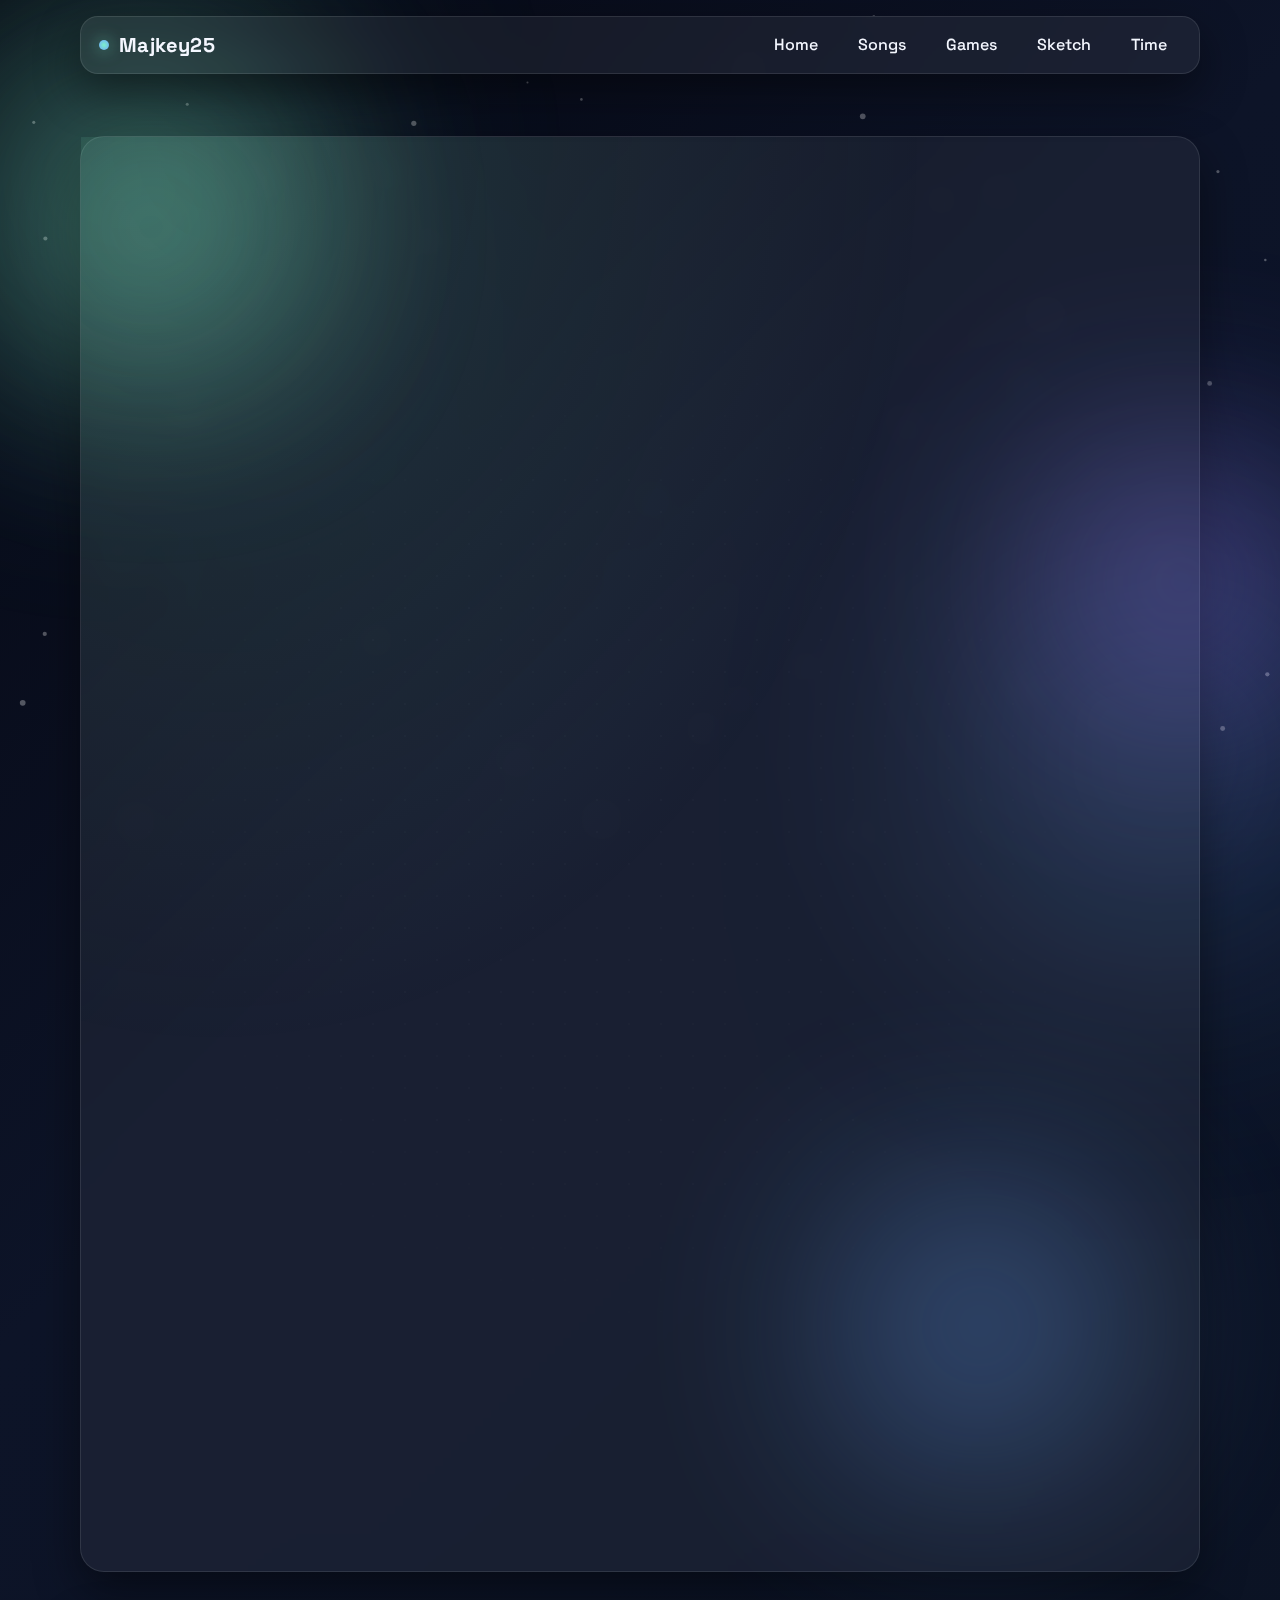
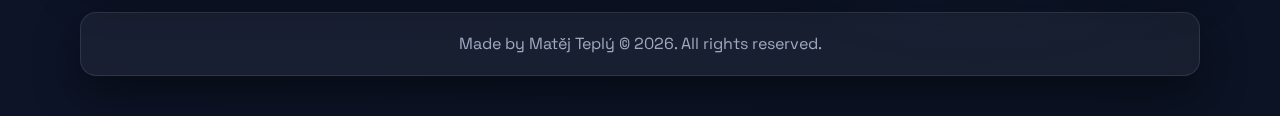
<file: index.html>
<!DOCTYPE html>
<html lang="en">
<head>
  <meta charset="UTF-8">
  <meta name="viewport" content="width=device-width, initial-scale=1.0">
  <title>Majkey25 & Musician &amp; Developer</title>
  <link rel="stylesheet" href="styles.css">
  <link rel="icon" href="media/icon.svg" type="image/svg+xml">
</head>
<body>
  <nav>
    <div class="nav-bar">
      <a class="title"
         href="https://github.com/Majkey25"
         target="_blank"
         rel="noopener noreferrer">Majkey25</a>
      <button id="menu-toggle"
              aria-label="Toggle menu"
              aria-expanded="false">
        <span class="menu-lines"></span>
      </button>
      <ul class="nav-links">
        <li><a href="index.html">Home</a></li>
        <li><a href="songs.html">Songs</a></li>
        <li><a href="games.html">Games</a></li>
        <li><a href="sketch.html">Sketch</a></li>
        <li><a href="time.html">Time</a></li>
      </ul>
    </div>
  </nav>

  <main class="container page-shell">
    <div class="orb orb-1"></div>
    <div class="orb orb-2"></div>
    <div class="orb orb-3"></div>
    <div class="grid-overlay"></div>

    <section class="hero-grid">
      <section class="hero panel reveal" data-reveal>
        <p class="eyebrow">Musician & Developer</p>
        <h1>Mat&#283;j Tepl&#xfd;</h1>
        <p class="lede">
          Playful, lasting experiences through music and clean code.
        </p>
        <div class="badge-row">
          <span class="badge">Drums</span>
          <span class="badge">Guitar</span>
          <span class="badge">Saxophone</span>
          <span class="badge">Voice</span>
        </div>
        <div class="hero-actions">
          <a class="button primary"
             href="https://github.com/Majkey25"
             target="_blank"
             rel="noopener noreferrer">View GitHub</a>
          <a class="button ghost"
             href="https://www.linkedin.com/in/mat%C4%9Bj-tepl%C3%BD-64b46125b/"
             target="_blank"
             rel="noopener noreferrer">Connect</a>
        </div>
      </section>

      <section class="panel accent-card reveal" data-reveal>
        <h2>Now</h2>
        <ul class="now-list">
          <li>Building joyful web micro-interactions</li>
          <li>Exploring sound + visuals for the web</li>
          <li>Always learning something new</li>
        </ul>
        <div class="pulse-row">
          <span class="pulse-dot"></span>
          <span>Available for collaborations</span>
        </div>
      </section>
    </section>

    <section class="panel social-panel reveal" data-reveal>
      <h2>Stay Connected</h2>
      <div class="social-links">
        <a class="social-button"
           href="https://github.com/Majkey25"
           target="_blank"
           rel="noopener noreferrer">
          <svg class="icon" viewBox="0 0 24 24" aria-hidden="true">
            <path
              d="M12 .5C5.65.5.5 5.65.5 12
c0 5.08 3.29 9.39 7.86 10.91
.58.11.79-.25.79-.56v-2.06
c-3.2.7-3.87-1.54-3.87-1.54
-.53-1.34-1.28-1.7-1.28-1.7
-1.05-.72.08-.71.08-.71
1.16.08 1.77 1.19 1.77 1.19
1.03 1.77 2.7 1.26 3.36.96
.1-.75.4-1.26.73-1.55
-2.55-.29-5.23-1.28-5.23-5.71
0-1.26.45-2.29 1.19-3.1
-.12-.29-.52-1.46.11-3.05
0 0 .97-.31 3.18 1.18
a11.1 11.1 0 0 1 2.9-.39
c.98 0 1.97.13 2.9.39
2.2-1.5 3.17-1.18 3.17-1.18
.63 1.59.23 2.76.11 3.05
.74.81 1.19 1.84 1.19 3.1
0 4.44-2.69 5.41-5.25 5.7
.41.36.78 1.08.78 2.18v3.24
c0 .31.21.68.8.56A10.52 10.52 0 0 0 23.5 12
C23.5 5.65 18.35.5 12 .5Z"
            />
          </svg>
          <span>GitHub</span>
        </a>
        <a class="social-button"
           href="https://www.linkedin.com/in/mat%C4%9Bj-tepl%C3%BD-64b46125b/"
           target="_blank"
           rel="noopener noreferrer">
          <svg class="icon" viewBox="0 0 24 24" aria-hidden="true">
            <path
              d="M20.447 20.452H17.22v-5.569c0-1.328-.025-3.037-1.852-3.037
-1.853 0-2.136 1.446-2.136 2.939v5.667H9.004V9h3.113v1.561h.045
c.433-.82 1.491-1.688 3.065-1.688 3.282 0 3.889 2.162 3.889 4.972v6.607z
M5.337 7.433a1.802 1.802 0 1 1 0-3.604 1.802 1.802 0 0 1 0 3.604zm1.771 13.019
H3.561V9h3.547v11.452zM22.225 0H1.771C.792 0 0 .774 0 1.729v20.542
C0 23.226.792 24 1.771 24h20.451C23.2 24 24 23.226 24 22.271V1.729
C24 .774 23.2 0 22.222 0h.003z"
            />
          </svg>
          <span>LinkedIn</span>
        </a>
        <a class="social-button"
           href="https://www.instagram.com/_majkey_/"
           target="_blank"
           rel="noopener noreferrer">
          <svg class="icon" viewBox="0 0 24 24" aria-hidden="true">
            <path
              d="M7.5 2h9A5.5 5.5 0 0 1 22 7.5v9a5.5 5.5 0 0 1-5.5 5.5h-9
A5.5 5.5 0 0 1 2 16.5v-9A5.5 5.5 0 0 1 7.5 2zm0 2A3.5 3.5 0 0 0 4 7.5v9
A3.5 3.5 0 0 0 7.5 20h9a3.5 3.5 0 0 0 3.5-3.5v-9A3.5 3.5 0 0 0 16.5 4h-9z
m12.75 1.5a1 1 0 1 1-2 0 1 1 0 0 1 2 0zM12 7a5 5 0 1 1 0 10 5 5 0 0 1 0-10zm0 2
a3 3 0 1 0 0 6 3 3 0 0 0 0-6z"
            />
          </svg>
          <span>Instagram</span>
        </a>
      </div>
    </section>

    <section class="panel quote-section reveal" data-reveal>
      <div class="quote-content">
        <p id="quote-text" data-typewriter></p>
        <a id="quote-button" class="press-button" href="#">Inspire me</a>
      </div>
    </section>

    <section class="panel projects reveal" data-reveal>
      <div class="projects-header">
        <h2>Projects</h2>
        <span class="projects-chip">Latest builds</span>
      </div>
      <div class="projects-grid">
        <article class="project-card">
          <div class="project-top">
            <span class="pill">Utility</span>
            <span class="spark"></span>
          </div>
          <h3>DownloadGithubDir</h3>
          <p class="project-meta">
            Grab a GitHub folder without cloning the whole repo.
          </p>
          <a class="project-link"
             href="https://majkey25.github.io/DownloadGithubDir/"
             target="_blank">Open project</a>
        </article>

        <article class="project-card">
          <div class="project-top">
            <span class="pill">Portfolio</span>
            <span class="spark"></span>
          </div>
          <h3>art_by_justyna</h3>
          <p class="project-meta">
            A simple gallery space for artwork on the web.
          </p>
          <a class="project-link"
             href="https://majkey25.github.io/art_by_justyna/"
             target="_blank">Open project</a>
        </article>

        <article class="project-card">
          <div class="project-top">
            <span class="pill">Calm</span>
            <span class="spark"></span>
          </div>
          <h3>Exhalace</h3>
          <p class="project-meta">
            A small breathing-friendly web experiment.
          </p>
          <a class="project-link"
             href="https://majkey25.github.io/exhalace/"
             target="_blank">Open project</a>
        </article>

        <article class="project-card">
          <div class="project-top">
            <span class="pill">Play</span>
            <span class="spark"></span>
          </div>
          <h3>Spin_the_wheel</h3>
          <p class="project-meta">
            Lightweight random picker wheel for quick decisions.
          </p>
          <a class="project-link"
             href="https://majkey25.github.io/wheel/"
             target="_blank">Open project</a>
        </article>

        <article class="project-card">
          <div class="project-top">
            <span class="pill">Tool</span>
            <span class="spark"></span>
          </div>
          <h3>QRcode_generator</h3>
          <p class="project-meta">
            Create QR codes in the browser with no fuss.
          </p>
          <a class="project-link"
             href="https://majkey25.github.io/qrcode_generator/"
             target="_blank">Open project</a>
        </article>

        <article class="project-card">
          <div class="project-top">
            <span class="pill">Utility</span>
            <span class="spark"></span>
          </div>
          <h3>Multi-purpose Calculator</h3>
          <p class="project-meta">
            Quick calculations and converters in one place.
          </p>
          <a class="project-link"
             href="https://majkey25.github.io/calculator/"
             target="_blank">Open project</a>
        </article>

        <article class="project-card">
          <div class="project-top">
            <span class="pill">Desktop</span>
            <span class="spark"></span>
          </div>
          <h3>Youtube mp3 downloader</h3>
          <p class="project-meta">
            A straightforward helper to save audio from YouTube.
          </p>
          <a class="project-link"
             href="https://github.com/Majkey25/youtube_downloader"
             target="_blank">View source</a>
        </article>

        <article class="project-card">
          <div class="project-top">
            <span class="pill">Audio</span>
            <span class="spark"></span>
          </div>
          <h3>Music Analyzer</h3>
          <p class="project-meta">
            Exploring music insights with a lightweight analyzer.
          </p>
          <a class="project-link"
             href="https://github.com/StudentTraineeCenter/music-analyzer"
             target="_blank">View source</a>
        </article>
      </div>
      <p class="projects-more">More drops on the way</p>
    </section>
  </main>

  <footer>
    <p>Made by Mat&#283;j Tepl&#xfd; &copy; <span id="year"></span>. All rights reserved.</p>
  </footer>

    <script src="config.js"></script>
    <script src="menu.js"></script>
    <script src="particles.js"></script>
    <script src="reveal.js"></script>
    <script src="typewriter.js"></script>
    <script src="quote.js"></script>
    <script src="confetti.js"></script>
    <script>
      document.getElementById('year').textContent = new Date().getFullYear();
    </script>
  </body>
</html>
</file>
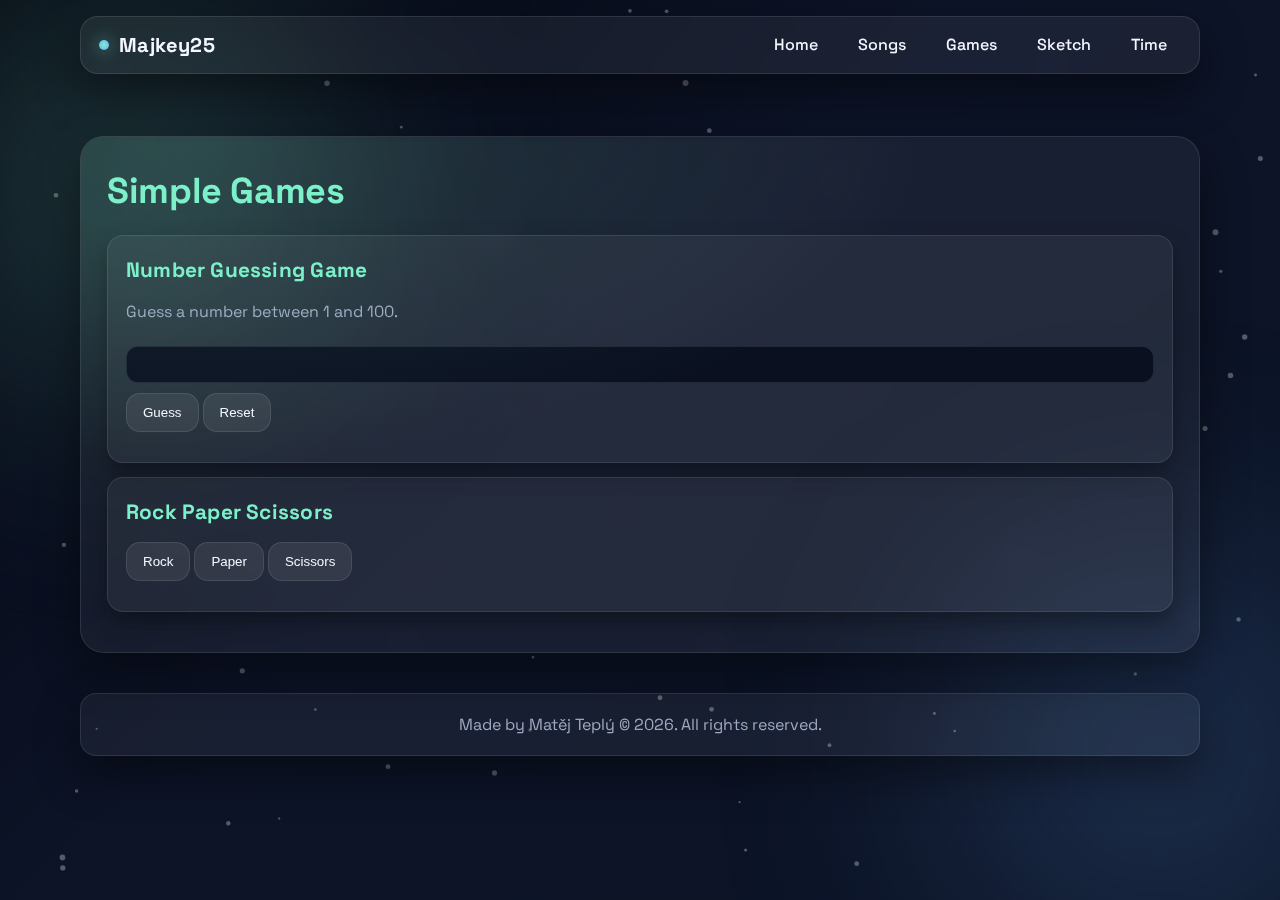
<file: games.html>
<!DOCTYPE html>
<html lang="en">
<head>
  <meta charset="UTF-8">
  <meta name="viewport" content="width=device-width, initial-scale=1.0">
  <title>Games</title>
  <link rel="stylesheet" href="styles.css">
  <link rel="icon" href="media/icon.svg" type="image/svg+xml">
</head>
<body>
  <nav>
    <div class="nav-bar">
      <a class="title"
         href="https://github.com/Majkey25"
         target="_blank"
         rel="noopener noreferrer">Majkey25</a>
      <button id="menu-toggle"
              aria-label="Toggle menu"
              aria-expanded="false">
        <span class="menu-lines"></span>
      </button>
      <ul class="nav-links">
        <li><a href="index.html">Home</a></li>
        <li><a href="songs.html">Songs</a></li>
        <li><a href="games.html">Games</a></li>
        <li><a href="sketch.html">Sketch</a></li>
        <li><a href="time.html">Time</a></li>
      </ul>
    </div>
  </nav>

  <main class="container">
    <h1>Simple Games</h1>

    <div class="game">
      <h2>Number Guessing Game</h2>
      <p>Guess a number between 1 and 100.</p>
      <input type="number" id="guess-input">
      <button onclick="checkGuess()">Guess</button>
      <button onclick="resetGuess()">Reset</button>
      <p id="guess-result"></p>
    </div>

    <div class="game">
      <h2>Rock Paper Scissors</h2>
      <button onclick="playRound('rock')">Rock</button>
      <button onclick="playRound('paper')">Paper</button>
      <button onclick="playRound('scissors')">Scissors</button>
      <p id="rps-result"></p>
    </div>
  </main>

  <footer>
    <p>Made by Mat&#283;j Tepl&#xfd; &copy; <span id="year"></span>. All rights reserved.</p>
  </footer>

  <script src="menu.js"></script>
  <script src="particles.js"></script>
  <script>
    document.getElementById('year').textContent = new Date().getFullYear();

    let targetNumber = Math.floor(Math.random() * 100) + 1;

    function checkGuess() {
      const guessValue = Number(document.getElementById('guess-input').value);
      const resultElement = document.getElementById('guess-result');
      if (guessValue === targetNumber) {
        resultElement.textContent = 'Correct!';
      } else if (guessValue > targetNumber) {
        resultElement.textContent = 'Too high.';
      } else {
        resultElement.textContent = 'Too low.';
      }
    }

    function resetGuess() {
      targetNumber = Math.floor(Math.random() * 100) + 1;
      document.getElementById('guess-result').textContent = '';
      document.getElementById('guess-input').value = '';
    }

    const choices = ['rock', 'paper', 'scissors'];

    function playRound(playerChoice) {
      const computerChoice = choices[Math.floor(Math.random() * 3)];
      let outcome = '';
      if (playerChoice === computerChoice) {
        outcome = 'Draw.';
      } else if (
        (playerChoice === 'rock' && computerChoice === 'scissors') ||
        (playerChoice === 'paper' && computerChoice === 'rock') ||
        (playerChoice === 'scissors' && computerChoice === 'paper')
      ) {
        outcome = 'You win!';
      } else {
        outcome = 'You lose.';
      }
      document.getElementById('rps-result').textContent =
        `Computer chose ${computerChoice}. ${outcome}`;
    }
  </script>
</body>
</html>
</file>
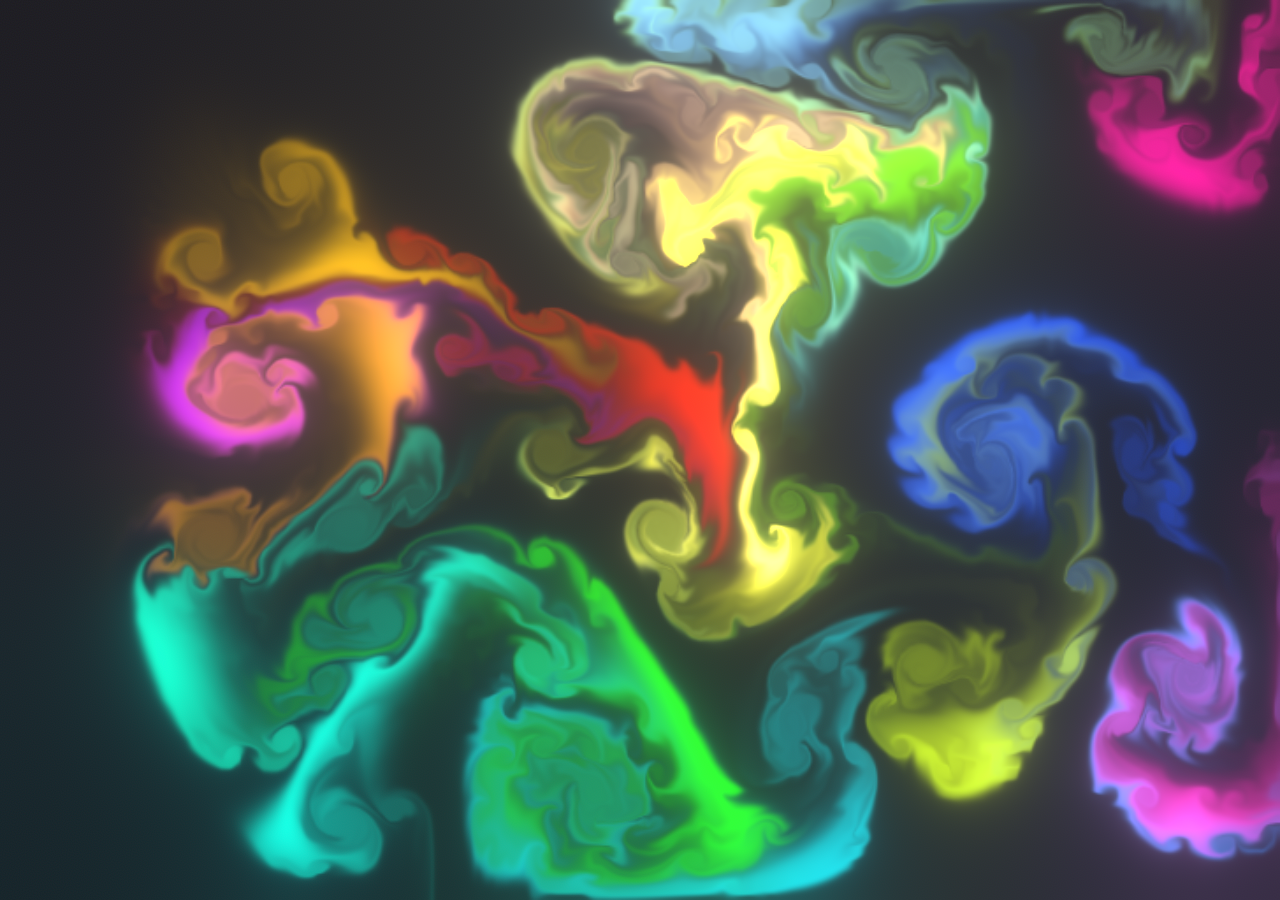
<file: particles.html>
<!DOCTYPE html>
<html lang="en-US">
<head>

  <!-- Required meta tags -->
  <meta charset="utf-8">
  <meta name="viewport" content="width=device-width, initial-scale=1, shrink-to-fit=no">
  <title>ShowRoom</title>
  <link rel="icon" href="icon-512x512.png" type="image/png">
  <link rel="stylesheet" href="styles.css">

  <script>
    window.ga = window.ga || function() {
      (ga.q = ga.q || []).push(arguments)
      
    };
    ga.l = +new Date;
    ga('create', 'UA-105392568-1', 'auto');
    ga('send', 'pageview');
  </script>
<style>
    /*---------------------------------------------------------------------
                        Mouse cursor
-----------------------------------------------------------------------*/
.theBall,
.theBall-outer {
  width: 20px;
  height: 20px;
}
.theBall-outer {
  position: fixed;
  top: -20px;
  left: -20px;
  z-index: 9999999999999999999;
  pointer-events: none !important;
}
.theBall {
  position: absolute;
  background-color: rgba(255, 114, 114, 0.8);
  border-radius: 50%;
  -webkit-transition: transform 0.2s cubic-bezier(0.175, 0.885, 0.32, 1.275);
  -moz-transition: transform 0.2s cubic-bezier(0.175, 0.885, 0.32, 1.275);
  -ms-transition: transform 0.2s cubic-bezier(0.175, 0.885, 0.32, 1.275);
  -o-transition: transform 0.2s cubic-bezier(0.175, 0.885, 0.32, 1.275);
  transition: transform 0.2s cubic-bezier(0.175, 0.885, 0.32, 1.275);
  transform-origin: center center;
}
.zooming.theBall {
  background-color: #ff7272;
  -webkit-transform: scale(2);
  -moz-transform: scale(2);
  -ms-transform: scale(2);
  -o-transform: scale(2);
  transform: scale(2);
}

/*---------------------------------------------------------------------
                        Mouse Effect
-----------------------------------------------------------------------*/
.mouse-move {
  position: absolute;
  bottom: -130px;
  left: 50%;
  width: 65px;
  margin-left: -50px;
}
.mouse-move a {
  letter-spacing: 2px;
  font-size: 12px;
  text-transform: uppercase;
  height: 65px;
  width: 65px;
  line-height: 65px;
  display: inline-block;
  border-radius: 900px;
  text-align: center;
}
.mouse-move .boom::before,
.mouse-move .boom::after {
  position: absolute;
  top: 0;
  bottom: 0;
  left: 0;
  right: 0;
}
.mouse-move .boom::before,
.mouse-move .boom::after {
  content: "";
  z-index: -1;
  margin: 0;
  border-radius: 900px;
  box-shadow: inset 0 0 0 2px;
  animation: clipMe 8s linear infinite;
}
.mouse-move .boom::before {
  animation-delay: -4s;
}
@keyframes clipMe {
  0%,
  100% {
    clip: rect(0px, 220px, 2px, 0px);
  }
  25% {
    clip: rect(0px, 2px, 220px, 0px);
  }
  50% {
    clip: rect(218px, 220px, 220px, 0px);
  }
  75% {
    clip: rect(0px, 220px, 220px, 218px);
  }
}
.banner_canvas {
  position: fixed;
  top: 0;
  left: 0;
  height: 100%;
  width: 100%;
}
</style>
</head>
<script src="par.js"></script>

<body>
    <button class="back-button" onclick="window.location.href='index.html'">Back</button>
  
  <div class="theBall-outer">
    <div class="theBall"></div>
  </div>
  <div id="page" class="site">
    <canvas class="banner_canvas" id="canvas_banner"></canvas>

    <div class="top-title wow fadeInUp" onmousemove="color_hover(event)">
      <div class="row">
        <div class="col-lg-6">
        </div>
        <div class="col-lg-6">
        </div>
      </div>
    </div>
  </div>

</body>
</html>
</file>
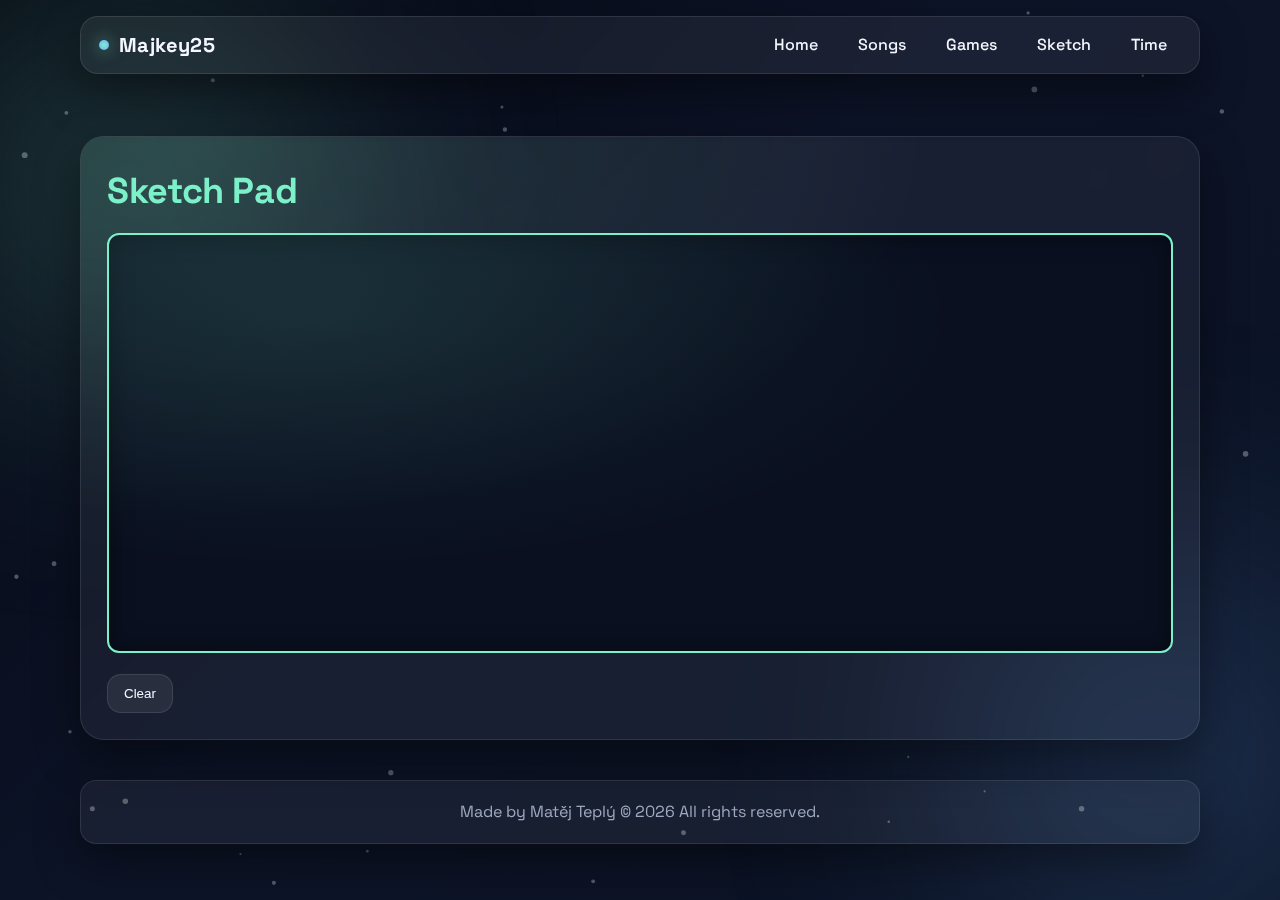
<file: sketch.html>
<!DOCTYPE html>
<html lang="en">
<head>
  <meta charset="UTF-8">
  <meta name="viewport" content="width=device-width, initial-scale=1.0">
  <title>Sketch</title>
  <link rel="stylesheet" href="styles.css">
  <link rel="icon" href="media/icon-512x512.png" type="image/png">
</head>
<body>
  <nav>
    <div class="nav-bar">
      <a class="title"
         href="https://github.com/Majkey25"
         target="_blank"
         rel="noopener noreferrer">Majkey25</a>
      <button id="menu-toggle" aria-label="Menu">☰</button>
      <ul class="nav-links">
        <li><a href="index.html">Home</a></li>
        <li><a href="songs.html">Songs</a></li>
        <li><a href="games.html">Games</a></li>
        <li><a href="sketch.html">Sketch</a></li>
        <li><a href="time.html">Time</a></li>
      </ul>
    </div>
  </nav>

  <main class="container">
    <h1>Sketch Pad</h1>
    <canvas id="sketch-canvas"></canvas>
    <div class="sketch-controls">
      <button id="clear-canvas">Clear</button>
    </div>
  </main>

  <footer>
    <p>Made by Matěj Teplý © <span id="year"></span> All rights reserved.</p>
  </footer>

  <script src="menu.js"></script>
  <script src="particles.js"></script>
  <script src="config.js"></script>
  <script src="sketch.js"></script>
  <script>
    document.getElementById('year').textContent = new Date().getFullYear();
  </script>
</body>
</html>
</file>
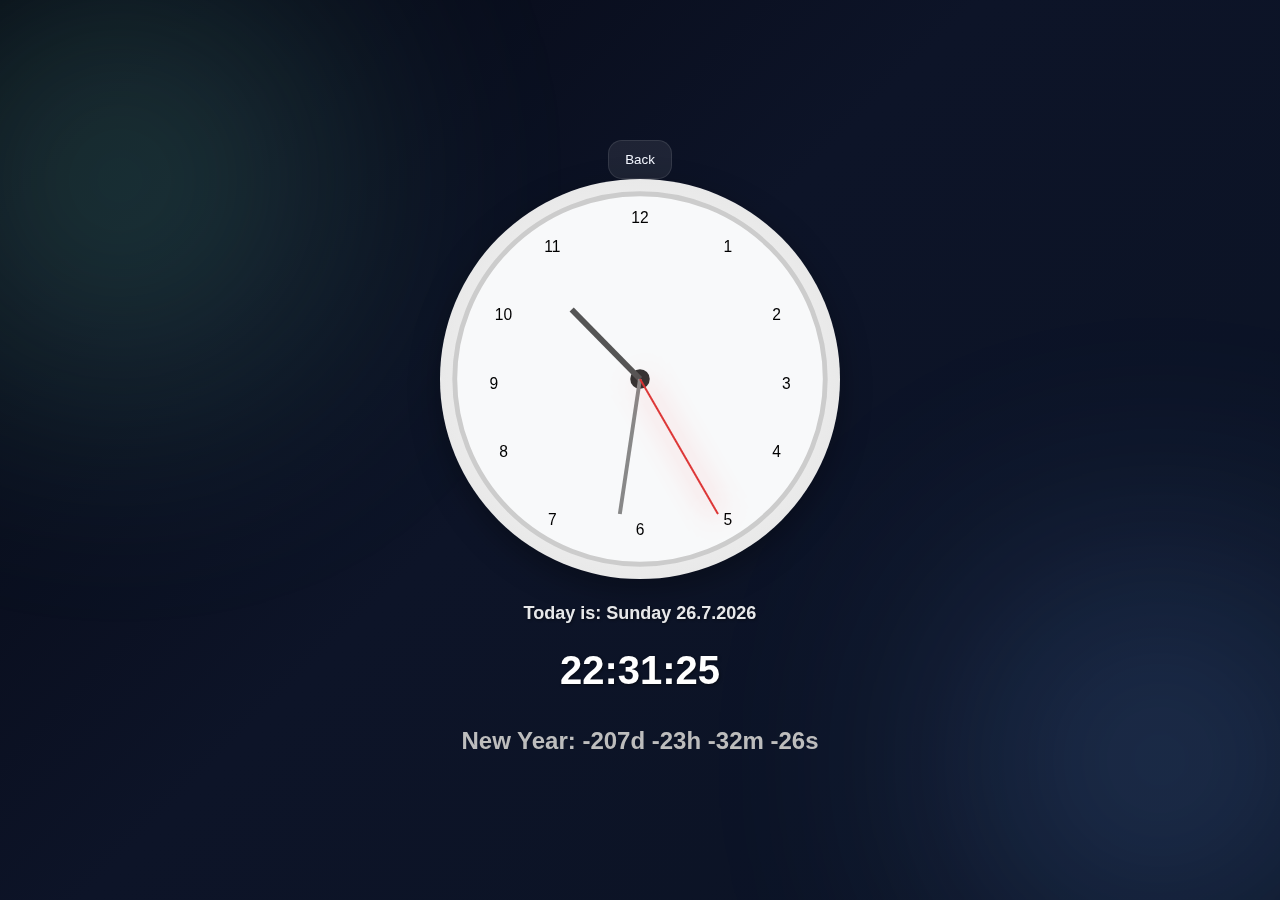
<file: time.html>
<!doctype html>
<html lang="en">
<head>
  <meta charset="utf-8">
  <meta name="viewport" content="width=device-width, initial-scale=1, shrink-to-fit=no">
  <title>Time</title>
  <link rel="stylesheet" href="styles.css">
  <link rel="icon" href="media/icon-512x512.png" type="image/png">
  
  <style>
    body {
      margin: 0;
      padding: 0;
      display: flex;
      flex-direction: column;
      justify-content: center;
      align-items: center;
      height: 100vh;
      font-family: 'Arial', sans-serif;
      color: white;
      text-align: center;
      background-color: #111; /* Default background */
    }

      @keyframes glow {
      0% { box-shadow: 0 0 15px #ff0000, 0 0 30px #ff0000; }
      25% { box-shadow: 0 0 15px #00ff00, 0 0 30px #00ff00; }
      50% { box-shadow: 0 0 15px #0000ff, 0 0 30px #0000ff; }
      75% { box-shadow: 0 0 15px #ffff00, 0 0 30px #ffff00; }
      100% { box-shadow: 0 0 15px #ff0000, 0 0 30px #ff0000; }
    }

    @keyframes textGlow {
      0% { fill: #ff0000; }
      25% { fill: #00ff00; }
      50% { fill: #0000ff; }
      75% { fill: #ffff00; }
      100% { fill: #ff0000; }
    }
    #clock {
      width: 400px;
      height: 400px;
      filter: drop-shadow(0 10px 15px rgba(0, 0, 0, 0.3));
      background: radial-gradient(circle, #ffffff, #e0e0e0);
      border-radius: 50%;
      padding: 5px;
      transition: background 0.5s ease;
      animation: glow 35s infinite; /* Glowing effect for clock border */
    }

    #clock image {
      transform-origin: 200px 200px;
    }

    span {
      margin-top: 20px;
      font-size: 20px;
      font-weight: bold;
      text-shadow: 1px 1px 3px rgba(0, 0, 0, 0.5);
    }

    #time {
      font-size: 40px;
      font-weight: 700;
      margin-top: 10px;
      font-family: 'Digital-7', sans-serif;
      transition: color 0.3s ease;
    }

    #today {
      font-size: 18px;
      opacity: 0.9;
    }

    .countdown {
      font-size: 24px;
      margin-top: 20px;
      font-weight: bold;
      color: #bdbdbd;
    }

    #digitalClock {
      font-size: 24px;
      font-weight: bold;
      margin-top: 20px;
    }

    #clockHands {
      filter: drop-shadow(0 0 8px rgba(0, 0, 0, 0.5)); /* Add clock hand shadows */
      transition: transform 0.5s ease; /* Smooth clock hand transition */
    }

    #secondHand {
      filter: drop-shadow(0 0 15px rgba(255, 0, 0, 0.8)); /* Neon effect for second hand */
    }
    .theBall,
.theBall-outer {
  width: 20px;
  height: 20px;
}
.theBall-outer {
  position: fixed;
  top: -20px;
  left: -20px;
  z-index: 9999999999999999999;
  pointer-events: none !important;
}
.theBall {
  position: absolute;
  background-color: rgba(255, 114, 114, 0.8);
  border-radius: 50%;
  -webkit-transition: transform 0.2s cubic-bezier(0.175, 0.885, 0.32, 1.275);
  -moz-transition: transform 0.2s cubic-bezier(0.175, 0.885, 0.32, 1.275);
  -ms-transition: transform 0.2s cubic-bezier(0.175, 0.885, 0.32, 1.275);
  -o-transition: transform 0.2s cubic-bezier(0.175, 0.885, 0.32, 1.275);
  transition: transform 0.2s cubic-bezier(0.175, 0.885, 0.32, 1.275);
  transform-origin: center center;
}
.zooming.theBall {
  background-color: #ff7272;
  -webkit-transform: scale(2);
  -moz-transform: scale(2);
  -ms-transform: scale(2);
  -o-transform: scale(2);
  transform: scale(2);
}

.mouse-move {
  position: absolute;
  bottom: -130px;
  left: 50%;
  width: 65px;
  margin-left: -50px;
}
.mouse-move a {
  letter-spacing: 2px;
  font-size: 12px;
  text-transform: uppercase;
  height: 65px;
  width: 65px;
  line-height: 65px;
  display: inline-block;
  border-radius: 900px;
  text-align: center;
}
.mouse-move .boom::before,
.mouse-move .boom::after {
  position: absolute;
  top: 0;
  bottom: 0;
  left: 0;
  right: 0;
}
.mouse-move .boom::before,
.mouse-move .boom::after {
  content: "";
  z-index: -1;
  margin: 0;
  border-radius: 900px;
  box-shadow: inset 0 0 0 2px;
  animation: clipMe 8s linear infinite;
}
.mouse-move .boom::before {
  animation-delay: -4s;
}
@keyframes clipMe {
  0%,
  100% {
    clip: rect(0px, 220px, 2px, 0px);
  }
  25% {
    clip: rect(0px, 2px, 220px, 0px);
  }
  50% {
    clip: rect(218px, 220px, 220px, 0px);
  }
  75% {
    clip: rect(0px, 220px, 220px, 218px);
  }
}
.banner_canvas {
  position: fixed;
  top: 0;
  left: 0;
  height: 100%;
  width: 100%;
}
  </style>

  <script>
    let secondHand, minuteHand, hourHand, countdownTimer;
    let is24HourFormat = true;

    window.onload = function () {
      secondHand = document.getElementById("secondHand");
      minuteHand = document.getElementById("minuteHand");
      hourHand = document.getElementById("hourHand");
    updateTime(); // Updates the clock immediately on page load
    updateCountdown(); // Ensures countdown is shown immediately
    setInterval(updateTime, 1000); // Continually update the clock
    setInterval(updateCountdown, 1000); // Continually update the countdown
    
  };

    function updateClock() {
      const now = new Date();
      const sec = now.getSeconds();
      const min = now.getMinutes();
      const hour = now.getHours();
      secondHand.setAttribute("transform", "rotate(" + (sec * 6) + " 200 200)");
      minuteHand.setAttribute("transform", "rotate(" + ((min + sec / 60) * 6) + " 200 200)");
      hourHand.setAttribute("transform", "rotate(" + ((hour % 12 + min / 60) * 30) + " 200 200)");
    }

    function updateTime() {
      const days = ["Sunday", "Monday", "Tuesday", "Wednesday", "Thursday", "Friday", "Saturday"];
      const d = new Date();

    
      const day = days[d.getDay()];
      const date = `${day} ${d.getDate()}.${d.getMonth() + 1}.${d.getFullYear()}`;

      const sec = String(d.getSeconds()).padStart(2, '0');
      const min = String(d.getMinutes()).padStart(2, '0');
      const hourFormatted = is24HourFormat ? String(d.getHours()).padStart(2, '0') : String(d.getHours() % 12 || 12).padStart(2, '0');

      document.getElementById('today').innerHTML = `Today is: ${date}`;
      document.getElementById('time').innerHTML = `${hourFormatted}:${min}:${sec}`;
      updateClock();
    }

    function updateCountdown() {
      const now = new Date();
      const newYear = new Date('2026-01-01T00:00:00');
      const timeLeft = newYear - now;

      const daysLeft = Math.floor(timeLeft / (1000 * 60 * 60 * 24));
      const hoursLeft = Math.floor((timeLeft % (1000 * 60 * 60 * 24)) / (1000 * 60 * 60));
      const minutesLeft = Math.floor((timeLeft % (1000 * 60 * 60)) / (1000 * 60));
      const secondsLeft = Math.floor((timeLeft % (1000 * 60)) / 1000);

      document.getElementById('countdown').innerHTML = `New Year: ${daysLeft}d ${hoursLeft}h ${minutesLeft}m ${secondsLeft}s`;
    }
  
  </script>
</head>

<body>
  <button class="back-button" onclick="window.location.href='index.html'">Back</button>
  
  <svg id="clock" viewBox="0 0 400 400" xmlns="http://www.w3.org/2000/svg">
    <!-- Circle Border -->
    <circle cx="200" cy="200" r="190" fill="#f8f9fa" stroke="#ccc" stroke-width="5" />
    <circle cx="200" cy="200" r="10" fill="#333" />

    <!-- Numbers -->
    <text x="200" y="40" text-anchor="middle">12</text>
    <text x="290" y="70" text-anchor="middle">1</text>
    <text x="340" y="140" text-anchor="middle">2</text>
    <text x="350" y="210" text-anchor="middle">3</text>
    <text x="340" y="280" text-anchor="middle">4</text>
    <text x="290" y="350" text-anchor="middle">5</text>
    <text x="200" y="360" text-anchor="middle">6</text>
    <text x="110" y="350" text-anchor="middle">7</text>
    <text x="60" y="280" text-anchor="middle">8</text>
    <text x="50" y="210" text-anchor="middle">9</text>
    <text x="60" y="140" text-anchor="middle">10</text>
    <text x="110" y="70" text-anchor="middle">11</text>

    <!-- Clock Hands -->
    <line id="hourHand" x1="200" y1="200" x2="200" y2="100" stroke="#555" stroke-width="6" />
    <line id="minuteHand" x1="200" y1="200" x2="200" y2="60" stroke="#888" stroke-width="4" />
    <line id="secondHand" x1="200" y1="200" x2="200" y2="40" stroke="#d33" stroke-width="2" />
  </svg>
  <span id="today"></span>
  <span id="time"></span>
  <div class="countdown" id="countdown"></div>
</body>
</html>
</file>
<file: styles.css>
@import
  url("https://fonts.googleapis.com/css2?family=Space+Grotesk:wght@400;500;600;700&display=swap");

* {
  box-sizing: border-box;
  margin: 0;
  padding: 0;
}

:root {
  --BACKGROUND: #050712;
  --BACKGROUND_ALT: #0a1020;
  --SURFACE: rgba(255, 255, 255, 0.05);
  --SURFACE_STRONG: rgba(255, 255, 255, 0.08);
  --TEXT: #f4f7ff;
  --MUTED: #9ea9c1;
  --ACCENT: #7cf0c9;
  --ACCENT_2: #6ea8ff;
  --BORDER: rgba(255, 255, 255, 0.1);
  --SHADOW: 0 18px 46px rgba(0, 0, 0, 0.45);
  --CLOCK_SIZE: 240px;
  --CLOCK_NUMBER_SIZE: 1rem;
  --SKETCH_HEIGHT: 420px;
  --QUOTE_FADE_MS: 0ms;
  --BUTTON_PRESS_OFFSET: 2px;
  --REVEAL_DURATION: 0.8s;
  --CURSOR_BLINK_MS: 620ms;
}

body {
  font-family: "Space Grotesk", "Segoe UI", Arial, sans-serif;
  background: linear-gradient(135deg, #050712 0%, #0d1428 45%, #0b1324 100%);
  color: var(--TEXT);
  line-height: 1.6;
  min-height: 100vh;
  padding: 0 16px 40px;
  overflow-x: hidden;
  position: relative;
}

body::before,
body::after {
  content: "";
  position: fixed;
  width: 520px;
  height: 520px;
  filter: blur(140px);
  opacity: 0.4;
  z-index: -2;
}

body::before {
  top: -80px;
  left: -140px;
  background: radial-gradient(circle, #7cf0c9 0%, transparent 70%);
}

body::after {
  bottom: -120px;
  right: -140px;
  background: radial-gradient(circle, #6ea8ff 0%, transparent 70%);
}

a {
  color: inherit;
  text-decoration: none;
}

#particles {
  position: fixed;
  inset: 0;
  pointer-events: none;
  z-index: -1;
  mix-blend-mode: screen;
}

nav {
  position: sticky;
  top: 16px;
  z-index: 6;
}

.nav-bar {
  max-width: 1120px;
  margin: 0 auto;
  padding: 12px 18px;
  display: flex;
  align-items: center;
  justify-content: space-between;
  gap: 12px;
  background: rgba(255, 255, 255, 0.06);
  border: 1px solid var(--BORDER);
  border-radius: 18px;
  backdrop-filter: blur(14px);
  box-shadow: var(--SHADOW);
  position: relative;
  overflow: hidden;
}

.title {
  font-size: 1.25rem;
  font-weight: 700;
  letter-spacing: 0.02em;
  display: inline-flex;
  align-items: center;
  gap: 10px;
}

.title::before {
  content: "";
  width: 10px;
  height: 10px;
  border-radius: 50%;
  background: radial-gradient(circle, #7cf0c9, #6ea8ff);
  box-shadow: 0 0 16px rgba(124, 240, 201, 0.6);
}

#menu-toggle {
  display: none;
  width: 44px;
  height: 44px;
  border-radius: 12px;
  border: 1px solid var(--BORDER);
  background: var(--SURFACE);
  color: var(--TEXT);
  cursor: pointer;
  align-items: center;
  justify-content: center;
  transition: transform 0.25s ease, border-color 0.25s ease;
}

.menu-lines {
  position: relative;
  width: 22px;
  height: 2px;
  background: currentColor;
  display: block;
  transition: transform 0.25s ease, background 0.25s ease;
}

.menu-lines::before,
.menu-lines::after {
  content: "";
  position: absolute;
  left: 0;
  width: 22px;
  height: 2px;
  background: currentColor;
  transition: transform 0.25s ease, opacity 0.25s ease;
}

.menu-lines::before { top: -6px; }
.menu-lines::after { top: 6px; }

nav.open .menu-lines { background: transparent; }
nav.open .menu-lines::before { transform: translateY(6px) rotate(45deg); }
nav.open .menu-lines::after { transform: translateY(-6px) rotate(-45deg); }

.nav-links {
  list-style: none;
  display: flex;
  gap: 12px;
  align-items: center;
}

.nav-links a {
  position: relative;
  padding: 10px 14px;
  border-radius: 12px;
  font-weight: 500;
  color: var(--TEXT);
}

.nav-links a::after {
  content: "";
  position: absolute;
  inset: 0;
  border-radius: 12px;
  background: linear-gradient(135deg,
    rgba(124, 240, 201, 0.18),
    rgba(110, 168, 255, 0.16));
  opacity: 0;
  transform: translateY(6px);
  transition: opacity 0.25s ease, transform 0.25s ease;
  z-index: -1;
}

.nav-links a:hover { color: var(--ACCENT); }
.nav-links a:hover::after { opacity: 1; transform: translateY(0); }

.container {
  max-width: 1120px;
  margin: 78px auto 40px;
  padding: 26px;
  background: var(--SURFACE);
  border: 1px solid var(--BORDER);
  border-radius: 24px;
  backdrop-filter: blur(14px);
  box-shadow: var(--SHADOW);
  position: relative;
  overflow: hidden;
}

.container::before {
  content: "";
  position: absolute;
  inset: 0;
  background: radial-gradient(110% 110% at 12% 0%,
    rgba(124, 240, 201, 0.12),
    transparent 58%);
  pointer-events: none;
}

.page-shell {
  overflow: visible;
}

.page-shell > section { width: 100%; }

.page-shell > section:not(:first-of-type) {
  margin-top: 28px;
}

.grid-overlay {
  position: absolute;
  inset: 6%;
  background-image: radial-gradient(
    circle at 1px 1px,
    rgba(255, 255, 255, 0.05) 1px,
    transparent 0
  );
  background-size: 32px 32px;
  opacity: 0.35;
  pointer-events: none;
  mask-image: radial-gradient(circle at center, black 40%, transparent 70%);
}

.orb {
  position: absolute;
  width: 260px;
  height: 260px;
  border-radius: 50%;
  filter: blur(110px);
  opacity: 0.45;
  pointer-events: none;
  animation: float 12s ease-in-out infinite alternate;
}

.orb-1 { top: -40px; left: -60px; background: #7cf0c9; }
.orb-2 { bottom: 8%; right: 8%; background: #6ea8ff; animation-duration: 14s; }
.orb-3 { top: 22%; right: -10%; background: #8f7cff; animation-duration: 16s; }

.page-shell .orb { z-index: -1; }
.page-shell .grid-overlay { z-index: -1; }

@keyframes float {
  0% { transform: translateY(0) translateX(0); }
  50% { transform: translateY(-10px) translateX(6px); }
  100% { transform: translateY(10px) translateX(-6px); }
}

.hero-grid {
  display: grid;
  gap: 26px;
  grid-template-columns: repeat(auto-fit, minmax(320px, 1fr));
  position: relative;
  z-index: 1;
  align-items: stretch;
}

.hero {
  padding: 12px;
  position: relative;
  overflow: hidden;
}

.hero::after {
  content: "";
  position: absolute;
  inset: 0;
  background: radial-gradient(120% 120% at 18% 20%,
    rgba(124, 240, 201, 0.14),
    transparent 50%);
  pointer-events: none;
}

.panel {
  background: rgba(255, 255, 255, 0.05);
  border: 1px solid var(--BORDER);
  border-radius: 18px;
  padding: 18px;
  box-shadow: 0 10px 26px rgba(0, 0, 0, 0.3);
  backdrop-filter: blur(8px);
}

h1, h2 { color: var(--ACCENT); margin-bottom: 12px; }
h1 { font-size: 2.25rem; letter-spacing: -0.01em; }
h2 { font-size: 1.3rem; letter-spacing: 0.01em; }

p { margin-bottom: 12px; color: var(--MUTED); }

.eyebrow {
  display: inline-flex;
  padding: 6px 10px;
  border-radius: 12px;
  background: rgba(124, 240, 201, 0.12);
  color: var(--ACCENT);
  font-weight: 600;
  letter-spacing: 0.06em;
  text-transform: uppercase;
  margin-bottom: 10px;
  font-size: 0.8rem;
}

.lede { color: var(--MUTED); margin-bottom: 16px; }

.badge-row { display: flex; flex-wrap: wrap; gap: 10px; margin-bottom: 16px; }

.badge {
  padding: 8px 12px;
  border-radius: 999px;
  border: 1px solid var(--BORDER);
  background: linear-gradient(135deg,
    rgba(124, 240, 201, 0.16),
    rgba(110, 168, 255, 0.12));
  font-weight: 600;
  color: var(--TEXT);
}

.hero-actions { display: flex; gap: 12px; flex-wrap: wrap; }

.button,
button:not(#menu-toggle),
.press-button {
  position: relative;
  display: inline-flex;
  align-items: center;
  gap: 8px;
  padding: 11px 16px;
  color: var(--TEXT);
  background: var(--SURFACE_STRONG);
  border: 1px solid var(--BORDER);
  border-radius: 14px;
  cursor: pointer;
  overflow: hidden;
  transition: transform 0.2s ease, border-color 0.2s ease, box-shadow 0.2s ease;
}

.button::before,
button:not(#menu-toggle)::before,
.press-button::before {
  content: "";
  position: absolute;
  inset: 0;
  background: linear-gradient(120deg,
    transparent,
    rgba(255, 255, 255, 0.28),
    transparent);
  transform: translateX(-120%);
  transition: transform 0.45s ease;
}

.button:hover::before,
button:not(#menu-toggle):hover::before,
.press-button:hover::before { transform: translateX(120%); }

.button:hover,
button:not(#menu-toggle):hover,
.press-button:hover {
  border-color: var(--ACCENT);
  transform: translateY(-2px);
  box-shadow: 0 12px 28px rgba(124, 240, 201, 0.2);
}

.button:active,
button:not(#menu-toggle):active,
.press-button:active { transform: translateY(var(--BUTTON_PRESS_OFFSET)); }

.button.primary {
  background: linear-gradient(135deg, var(--ACCENT), var(--ACCENT_2));
  color: #04101c;
  border: 1px solid transparent;
  box-shadow: 0 14px 30px rgba(110, 168, 255, 0.26);
}

.button.ghost { background: transparent; }

.accent-card {
  background: linear-gradient(145deg,
    rgba(255, 255, 255, 0.08),
    rgba(255, 255, 255, 0.03));
  display: flex;
  flex-direction: column;
  gap: 12px;
}

.now-list {
  list-style: none;
  display: grid;
  gap: 10px;
  padding: 0;
  margin: 0 0 8px;
  color: var(--TEXT);
  font-weight: 600;
}

.now-list li {
  padding: 10px 12px;
  border-radius: 12px;
  background: rgba(255, 255, 255, 0.06);
  border: 1px solid var(--BORDER);
}

.pulse-row {
  display: inline-flex;
  align-items: center;
  gap: 8px;
  padding: 10px 12px;
  border-radius: 999px;
  background: rgba(124, 240, 201, 0.14);
  color: var(--TEXT);
  font-weight: 600;
  width: fit-content;
}

.pulse-dot {
  width: 12px;
  height: 12px;
  border-radius: 50%;
  background: var(--ACCENT);
  box-shadow: 0 0 0 0 rgba(124, 240, 201, 0.35);
  animation: pulse 1.8s ease-in-out infinite;
}

@keyframes pulse {
  0% { box-shadow: 0 0 0 0 rgba(124, 240, 201, 0.4); }
  70% { box-shadow: 0 0 0 12px rgba(124, 240, 201, 0); }
  100% { box-shadow: 0 0 0 0 rgba(124, 240, 201, 0); }
}

.social-links {
  display: grid;
  grid-template-columns: repeat(auto-fit, minmax(220px, 1fr));
  gap: 12px;
  margin-top: 6px;
}

.social-button {
  position: relative;
  display: inline-flex;
  align-items: center;
  gap: 10px;
  padding: 12px 14px;
  color: var(--TEXT);
  background: linear-gradient(135deg,
    rgba(255, 255, 255, 0.08),
    rgba(255, 255, 255, 0.04));
  border: 1px solid var(--BORDER);
  border-radius: 14px;
  cursor: pointer;
  overflow: hidden;
  transition: transform 0.25s ease,
    border-color 0.25s ease,
    box-shadow 0.25s ease;
}

.social-button::after {
  content: "";
  position: absolute;
  inset: -40%;
  background: radial-gradient(circle,
    rgba(124, 240, 201, 0.16),
    rgba(110, 168, 255, 0.12),
    transparent 60%);
  opacity: 0;
  transition: opacity 0.25s ease;
  z-index: 0;
}

.social-button:hover {
  border-color: var(--ACCENT);
  transform: translateY(-3px);
  box-shadow: 0 14px 32px rgba(110, 168, 255, 0.2);
}

.social-button:hover::after { opacity: 1; }

.social-button .icon {
  width: 20px;
  height: 20px;
  fill: currentColor;
  transition: transform 0.35s ease;
  z-index: 1;
}

.social-button:hover .icon { transform: rotate(360deg); }

.social-button span { z-index: 1; }

.quote-section {
  margin: 6px 0;
  background: linear-gradient(135deg,
    rgba(255, 255, 255, 0.06),
    rgba(255, 255, 255, 0.02));
  border: 1px solid var(--BORDER);
  border-radius: 18px;
  padding: 18px;
}

.quote-content { position: relative; display: grid; gap: 12px; justify-items: center; }

#quote-text {
  min-height: 56px;
  font-size: 1.05rem;
  text-align: center;
  color: var(--TEXT);
  transition: opacity var(--QUOTE_FADE_MS);
}

#quote-text.fade { opacity: 0; }

.projects {
  display: flex;
  flex-direction: column;
  gap: 14px;
}

.projects-header {
  display: flex;
  align-items: center;
  justify-content: space-between;
  gap: 12px;
  flex-wrap: wrap;
}

.projects-chip {
  display: inline-flex;
  align-items: center;
  gap: 8px;
  padding: 8px 12px;
  border-radius: 999px;
  border: 1px solid var(--BORDER);
  background: rgba(124, 240, 201, 0.12);
  color: var(--TEXT);
  font-weight: 600;
}

.projects-grid {
  display: grid;
  grid-template-columns: repeat(auto-fit, minmax(240px, 1fr));
  gap: 14px;
}

.project-card {
  position: relative;
  padding: 16px;
  border-radius: 16px;
  background: linear-gradient(145deg,
    rgba(255, 255, 255, 0.06),
    rgba(255, 255, 255, 0.02));
  border: 1px solid var(--BORDER);
  box-shadow: 0 10px 22px rgba(0, 0, 0, 0.35);
  overflow: hidden;
  transition: transform 0.25s ease, border-color 0.25s ease, box-shadow 0.25s ease;
}

.project-card::after {
  content: "";
  position: absolute;
  inset: -30% -40%;
  background: radial-gradient(circle,
    rgba(124, 240, 201, 0.16),
    rgba(110, 168, 255, 0.1),
    transparent 60%);
  opacity: 0;
  transition: opacity 0.3s ease;
  pointer-events: none;
}

.project-card:hover {
  transform: translateY(-4px);
  border-color: var(--ACCENT);
  box-shadow: 0 16px 32px rgba(110, 168, 255, 0.24);
}

.project-card:hover::after { opacity: 1; }

.project-top {
  display: flex;
  align-items: center;
  justify-content: space-between;
  margin-bottom: 10px;
}

.pill {
  display: inline-flex;
  align-items: center;
  gap: 6px;
  padding: 6px 10px;
  border-radius: 999px;
  background: rgba(255, 255, 255, 0.06);
  border: 1px solid var(--BORDER);
  color: var(--TEXT);
  font-weight: 600;
}

.spark {
  width: 12px;
  height: 12px;
  border-radius: 50%;
  background: var(--ACCENT);
  box-shadow: 0 0 18px rgba(124, 240, 201, 0.7);
  animation: blink var(--CURSOR_BLINK_MS) ease-in-out infinite;
}

.project-meta {
  color: var(--MUTED);
  margin-bottom: 12px;
  min-height: 54px;
}

.project-link {
  display: inline-flex;
  align-items: center;
  gap: 8px;
  padding: 10px 12px;
  border-radius: 12px;
  background: rgba(124, 240, 201, 0.14);
  color: var(--TEXT);
  font-weight: 700;
  border: 1px solid var(--BORDER);
  transition: transform 0.2s ease, border-color 0.2s ease, box-shadow 0.2s ease;
}

.project-link:hover {
  transform: translateY(-2px);
  border-color: var(--ACCENT);
  box-shadow: 0 8px 20px rgba(110, 168, 255, 0.24);
}

.projects-more {
  margin-top: 2px;
  display: inline-flex;
  align-items: center;
  gap: 8px;
  font-weight: 700;
  color: var(--ACCENT);
}

.type-cursor::after,
[data-typewriter-loop]::after,
[data-typewriter]::after {
  content: "|";
  margin-left: 6px;
  color: var(--ACCENT);
  animation: blink var(--CURSOR_BLINK_MS) step-end infinite;
}

[data-typewriter-loop],
[data-typewriter] {
  position: relative;
}

@keyframes blink {
  0%, 50% { opacity: 1; }
  50.01%, 100% { opacity: 0; }
}

[data-reveal] {
  opacity: 0;
  transform: translateY(var(--reveal-offset, 18px));
}

.revealed {
  opacity: 1;
  transform: translateY(0);
  animation: floatIn var(--REVEAL_DURATION) ease forwards;
  animation-delay: var(--reveal-delay, 0ms);
}

@keyframes floatIn {
  0% { opacity: 0; transform: translateY(var(--reveal-offset, 18px)); }
  100% { opacity: 1; transform: translateY(0); }
}

.songs-container { display: grid; gap: 14px; }

.song {
  background: rgba(255, 255, 255, 0.05);
  border: 1px solid var(--BORDER);
  border-radius: 14px;
  padding: 16px;
  box-shadow: 0 8px 18px rgba(0, 0, 0, 0.28);
}

.song:hover { transform: translateY(-2px); border-color: var(--ACCENT); }

audio { width: 100%; filter: drop-shadow(0 6px 12px rgba(0, 0, 0, 0.32)); }

.game {
  margin: 14px 0;
  padding: 18px;
  background: rgba(255, 255, 255, 0.05);
  border-radius: 16px;
  border: 1px solid var(--BORDER);
  box-shadow: 0 10px 22px rgba(0, 0, 0, 0.34);
}

.game input {
  width: 100%;
  margin: 10px 0;
  padding: 10px 12px;
  border-radius: 12px;
  border: 1px solid var(--BORDER);
  background: var(--BACKGROUND_ALT);
  color: var(--TEXT);
}

#sketch-canvas {
  width: 100%;
  height: var(--SKETCH_HEIGHT);
  background: radial-gradient(120% 120% at 20% 20%,
    rgba(124, 240, 201, 0.08),
    transparent 50%),
    var(--BACKGROUND_ALT);
  border: 2px solid var(--ACCENT);
  border-radius: 12px;
  cursor: crosshair;
  box-shadow: inset 0 0 26px rgba(0, 0, 0, 0.42);
}

.sketch-controls { margin-top: 14px; }

footer {
  max-width: 1120px;
  margin: 0 auto;
  background: rgba(255, 255, 255, 0.05);
  text-align: center;
  padding: 18px;
  border-radius: 16px;
  border: 1px solid var(--BORDER);
  box-shadow: var(--SHADOW);
}

footer p { margin: 0; color: var(--MUTED); }

.analog-clock {
  position: relative;
  width: var(--CLOCK_SIZE);
  height: var(--CLOCK_SIZE);
  margin: 40px auto;
  border: 8px solid var(--ACCENT);
  border-radius: 50%;
  background: radial-gradient(circle at 30% 30%,
    rgba(124, 240, 201, 0.12),
    transparent 50%),
    var(--SURFACE);
  box-shadow: 0 0 20px rgba(0, 0, 0, 0.5);
}

.hand {
  position: absolute;
  bottom: 50%;
  left: 50%;
  width: 2px;
  background: var(--TEXT);
  transform-origin: bottom;
  transform: translateX(-50%) rotate(calc(var(--rotation) * 1deg));
  border-radius: 6px;
}

.hour-hand { width: 6px; height: 30%; }

.minute-hand { width: 4px; height: 40%; }

.second-hand { height: 45%; background: var(--ACCENT); }

.clock-center {
  position: absolute;
  top: 50%;
  left: 50%;
  width: 12px;
  height: 12px;
  background: var(--ACCENT);
  border-radius: 50%;
  transform: translate(-50%, -50%);
}

.clock-number {
  position: absolute;
  transform: translate(-50%, -50%);
  color: var(--TEXT);
  font-size: var(--CLOCK_NUMBER_SIZE);
  font-weight: bold;
}

.confetti-piece {
  position: absolute;
  top: 50%;
  left: 50%;
  width: var(--size);
  height: var(--size);
  background: var(--confetti-color);
  border-radius: 1px;
  transform: translate(-50%, -50%);
  pointer-events: none;
  animation: confetti var(--duration) ease-out forwards;
}

@keyframes confetti {
  to {
    transform: translate(calc(-50% + var(--x)),
      calc(-50% + var(--y))) rotate(720deg);
    opacity: 0;
  }
}

@media (max-width: 900px) {
  .container { padding: 22px; margin: 66px auto 32px; }
  .projects-grid { grid-template-columns: repeat(auto-fit, minmax(200px, 1fr)); }
  .page-shell > section:not(:first-of-type) { margin-top: 22px; }
}

@media (max-width: 760px) {
  #menu-toggle { display: inline-flex; }
  .nav-links {
    position: absolute;
    top: 64px;
    left: 0;
    right: 0;
    flex-direction: column;
    background: rgba(5, 7, 18, 0.94);
    backdrop-filter: blur(10px);
    border-radius: 14px;
    border: 1px solid var(--BORDER);
    overflow: hidden;
    max-height: 0;
    opacity: 0;
    transition: max-height 0.25s ease, opacity 0.25s ease;
  }

  nav.open .nav-links { max-height: 360px; opacity: 1; }

  .nav-links li { width: 100%; text-align: center; }
  .nav-links a { display: block; }
}

@media (max-width: 540px) {
  .hero-actions { flex-direction: column; }
  .projects-grid { grid-template-columns: 1fr; }
  .social-links { grid-template-columns: 1fr; }
  .container { padding: 20px; }
}
</file>
